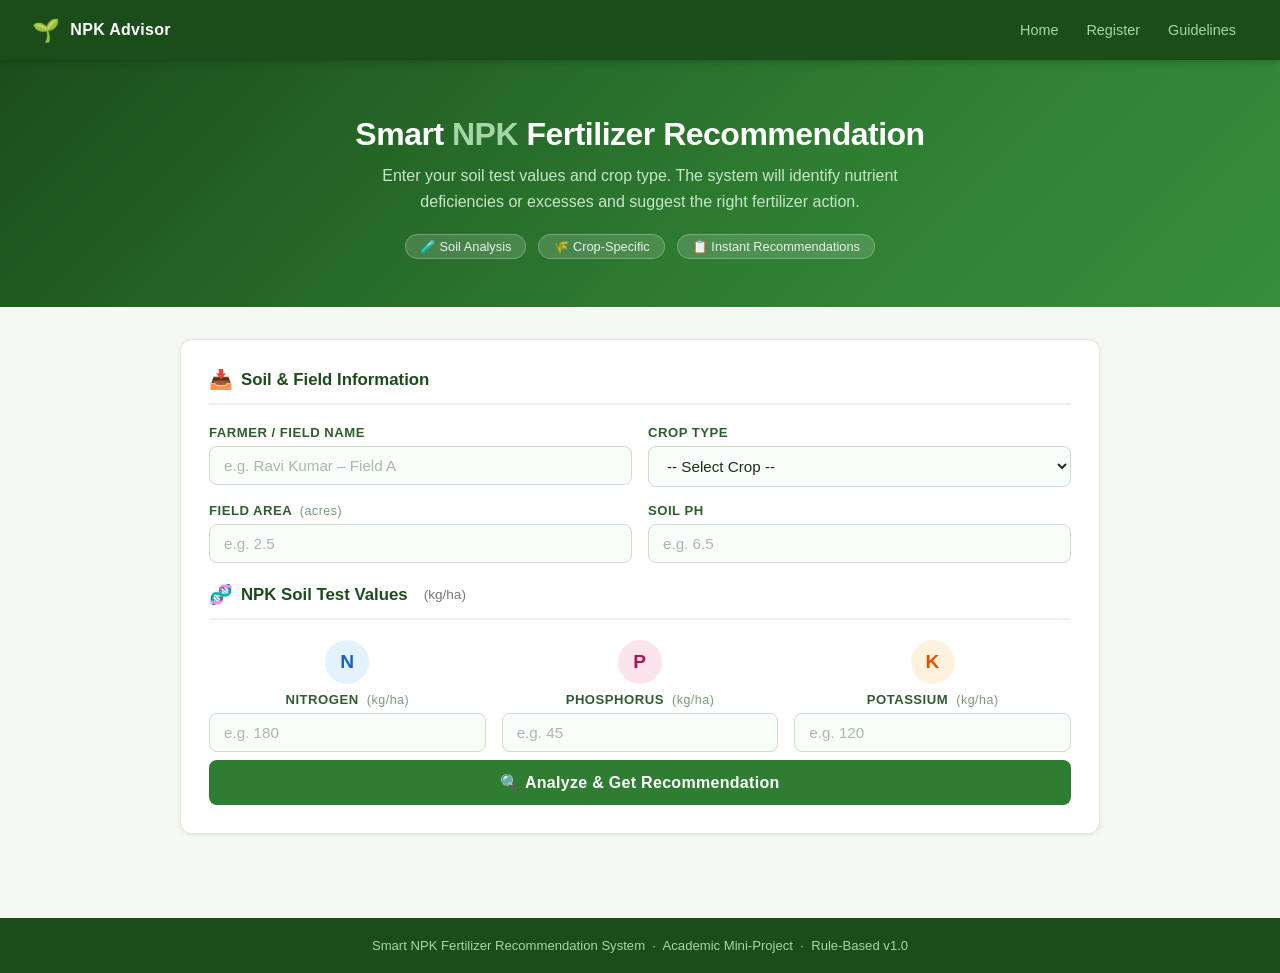
<file: index.html>
<!DOCTYPE html>
<html lang="en">
<head>
  <meta charset="UTF-8">
  <meta name="viewport" content="width=device-width, initial-scale=1.0">
  <title>Smart NPK Fertilizer Recommendation System</title>
  <link rel="stylesheet" href="style.css">
</head>
<body>

<nav>
  <div class="nav-brand">
    <span>🌱</span> NPK Advisor
  </div>
  <ul>
    <li><a href="#">Home</a></li>
    <li><a href="register.html">Register</a></li>
    <li><a href="guidelines.html">Guidelines</a></li>
  </ul>
</nav>

<div class="hero">
  <h1>Smart <em>NPK</em> Fertilizer Recommendation</h1>
  <p>Enter your soil test values and crop type. The system will identify nutrient deficiencies or excesses and suggest the right fertilizer action.</p>
  <div class="hero-badges">
    <span class="badge">🧪 Soil Analysis</span>
    <span class="badge">🌾 Crop-Specific</span>
    <span class="badge">📋 Instant Recommendations</span>
  </div>
</div>

<div class="main">

  <!-- INPUT FORM -->
  <div class="card">
    <div class="card-title"><span class="icon">📥</span> Soil & Field Information</div>

    <div class="form-grid" style="margin-bottom:20px;">
      <div class="form-group">
        <label>Farmer / Field Name</label>
        <input type="text" id="fieldName" placeholder="e.g. Ravi Kumar – Field A">
      </div>
      <div class="form-group">
        <label>Crop Type</label>
        <select id="cropType">
          <option value="">-- Select Crop --</option>
          <option value="rice">Rice</option>
          <option value="wheat">Wheat</option>
          <option value="maize">Maize</option>
          <option value="cotton">Cotton</option>
          <option value="sugarcane">Sugarcane</option>
          <option value="soybean">Soybean</option>
        </select>
      </div>
      <div class="form-group">
        <label>Field Area <span class="unit">(acres)</span></label>
        <input type="number" id="area" placeholder="e.g. 2.5" min="0.1" step="0.1">
      </div>
      <div class="form-group">
        <label>Soil pH</label>
        <input type="number" id="ph" placeholder="e.g. 6.5" min="0" max="14" step="0.1">
      </div>
    </div>

    <div class="card-title" style="margin-top:8px;">
      <span class="icon">🧬</span> NPK Soil Test Values
      <span style="font-weight:400;color:#777;font-size:0.85rem;margin-left:8px;">(kg/ha)</span>
    </div>
    <div class="npk-row">
      <div class="npk-block form-group npk-n">
        <label><span class="npk-letter">N</span><br>Nitrogen <span class="unit">(kg/ha)</span></label>
        <input type="number" id="nitrogen" placeholder="e.g. 180" min="0">
      </div>
      <div class="npk-block form-group npk-p">
        <label><span class="npk-letter">P</span><br>Phosphorus <span class="unit">(kg/ha)</span></label>
        <input type="number" id="phosphorus" placeholder="e.g. 45" min="0">
      </div>
      <div class="npk-block form-group npk-k">
        <label><span class="npk-letter">K</span><br>Potassium <span class="unit">(kg/ha)</span></label>
        <input type="number" id="potassium" placeholder="e.g. 120" min="0">
      </div>
    </div>

    <button class="btn-analyze" onclick="analyze()">🔍 Analyze & Get Recommendation</button>
  </div>

  <!-- RESULTS -->
  <div class="card" id="results">
    <div class="card-title"><span class="icon">📊</span> Analysis Results</div>

    <div id="statusBanner" class="status-banner"></div>

    <div class="npk-results" id="npkCards"></div>

    <div class="card-title" style="margin-top:8px;"><span class="icon">💊</span> Fertilizer Recommendations</div>
    <table class="rec-table">
      <thead>
        <tr>
          <th>Nutrient</th>
          <th>Status</th>
          <th>Action</th>
          <th>Suggested Fertilizer</th>
        </tr>
      </thead>
      <tbody id="recTableBody"></tbody>
    </table>

    <div id="generalNote"></div>
  </div>

</div>

<footer>
  Smart NPK Fertilizer Recommendation System &nbsp;·&nbsp; Academic Mini-Project &nbsp;·&nbsp; Rule-Based v1.0
</footer>

<script src="main.js"></script>
</body>
</html>
</file>
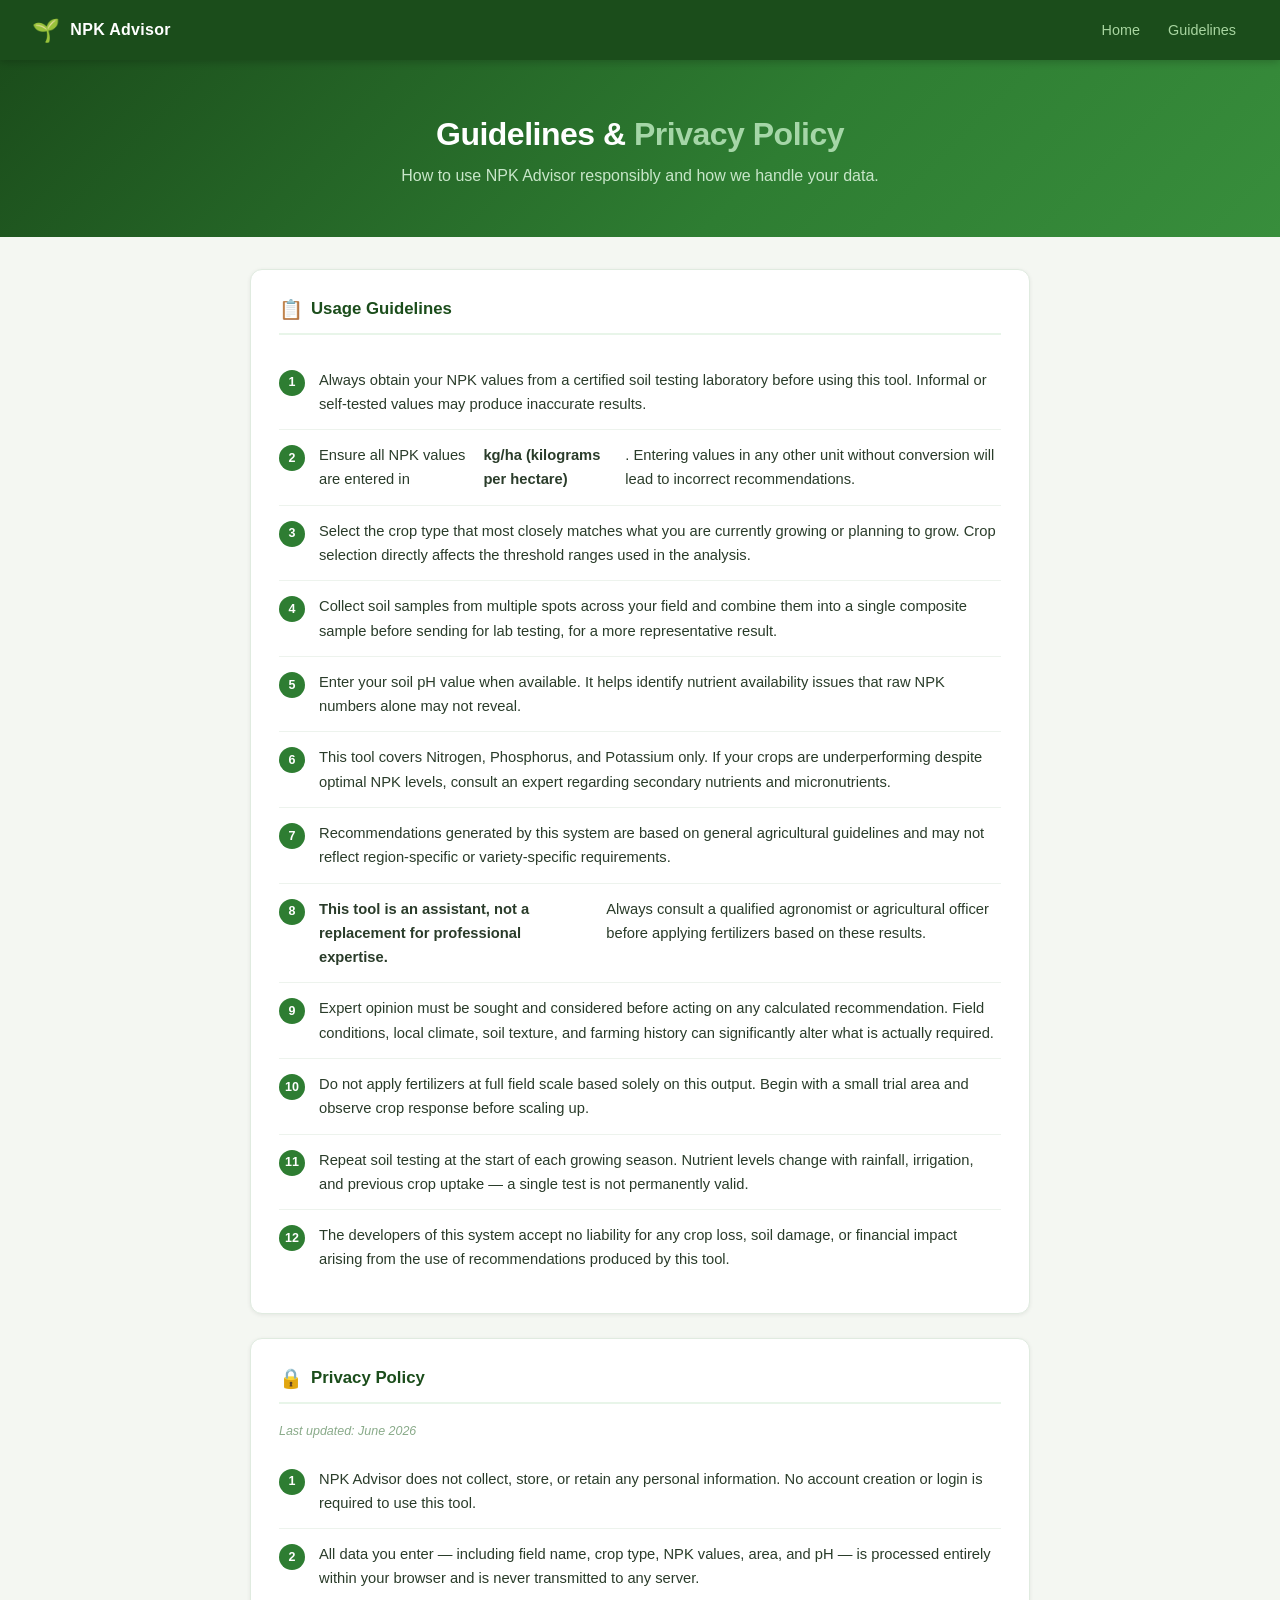
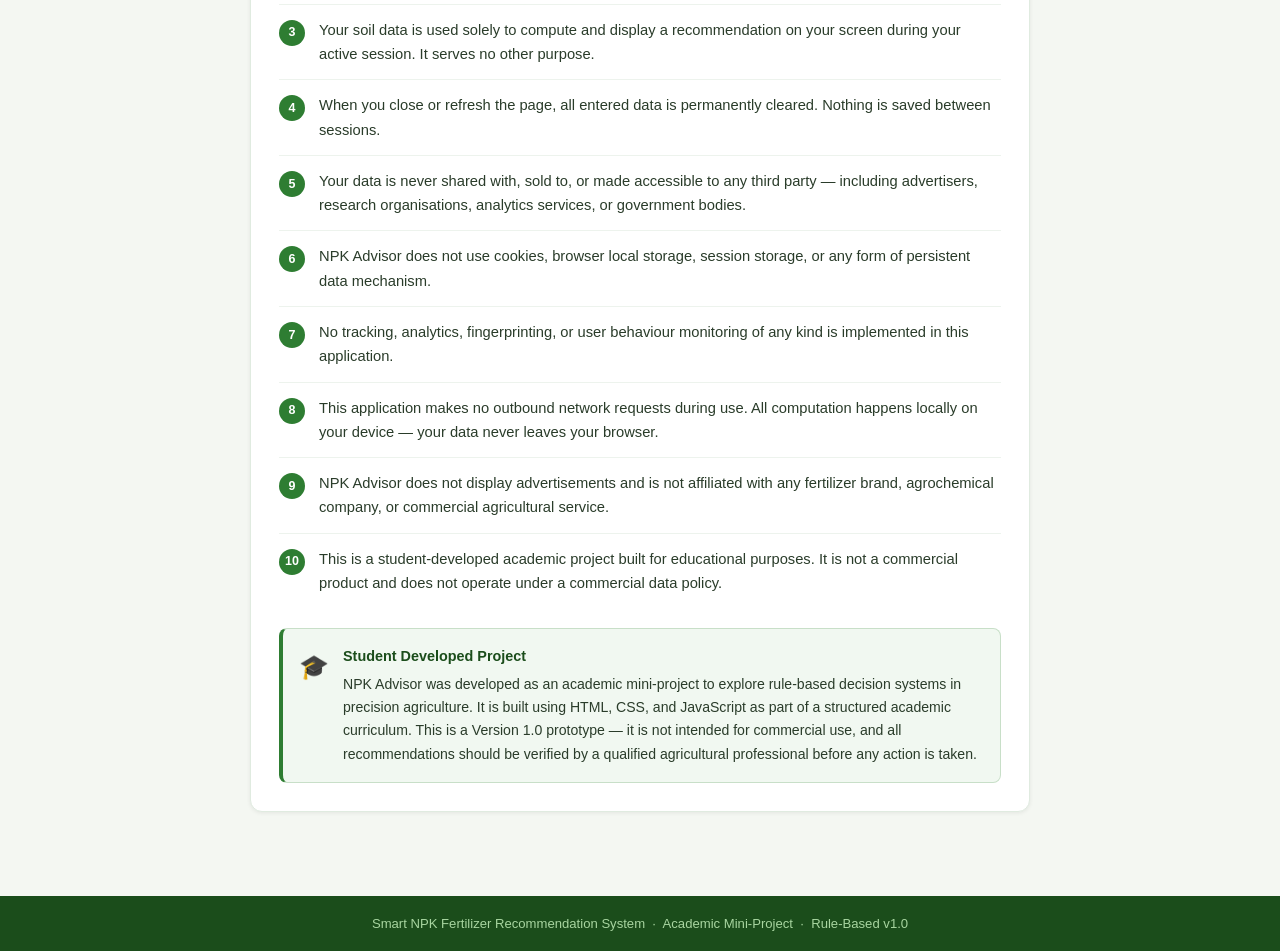
<file: guidelines.html>
<!DOCTYPE html>
<html lang="en">
<head>
  <meta charset="UTF-8">
  <meta name="viewport" content="width=device-width, initial-scale=1.0">
  <title>Guidelines & Privacy Policy – NPK Advisor</title>
  <link rel="stylesheet" href="style.css">
  <link rel="stylesheet" href="guidelines.css">
</head>
<body>

<nav>
  <div class="nav-brand">
    <span>🌱</span> NPK Advisor
  </div>
  <ul>
    <li><a href="index.html">Home</a></li>
    <li><a href="guidelines.html">Guidelines</a></li>
  </ul>
</nav>

<div class="hero">
  <h1>Guidelines &amp; <em>Privacy Policy</em></h1>
  <p>How to use NPK Advisor responsibly and how we handle your data.</p>
</div>

<div class="page-body">

  <!-- GUIDELINES -->
  <div class="card">
    <div class="card-title"><span class="icon">📋</span> Usage Guidelines</div>
    <ol class="guide-list">
      <li>Always obtain your NPK values from a certified soil testing laboratory before using this tool. Informal or self-tested values may produce inaccurate results.</li>
      <li>Ensure all NPK values are entered in <strong>kg/ha (kilograms per hectare)</strong>. Entering values in any other unit without conversion will lead to incorrect recommendations.</li>
      <li>Select the crop type that most closely matches what you are currently growing or planning to grow. Crop selection directly affects the threshold ranges used in the analysis.</li>
      <li>Collect soil samples from multiple spots across your field and combine them into a single composite sample before sending for lab testing, for a more representative result.</li>
      <li>Enter your soil pH value when available. It helps identify nutrient availability issues that raw NPK numbers alone may not reveal.</li>
      <li>This tool covers Nitrogen, Phosphorus, and Potassium only. If your crops are underperforming despite optimal NPK levels, consult an expert regarding secondary nutrients and micronutrients.</li>
      <li>Recommendations generated by this system are based on general agricultural guidelines and may not reflect region-specific or variety-specific requirements.</li>
      <li><strong>This tool is an assistant, not a replacement for professional expertise.</strong> Always consult a qualified agronomist or agricultural officer before applying fertilizers based on these results.</li>
      <li>Expert opinion must be sought and considered before acting on any calculated recommendation. Field conditions, local climate, soil texture, and farming history can significantly alter what is actually required.</li>
      <li>Do not apply fertilizers at full field scale based solely on this output. Begin with a small trial area and observe crop response before scaling up.</li>
      <li>Repeat soil testing at the start of each growing season. Nutrient levels change with rainfall, irrigation, and previous crop uptake — a single test is not permanently valid.</li>
      <li>The developers of this system accept no liability for any crop loss, soil damage, or financial impact arising from the use of recommendations produced by this tool.</li>
    </ol>
  </div>

  <!-- PRIVACY POLICY -->
  <div class="card">
    <div class="card-title"><span class="icon">🔒</span> Privacy Policy</div>
    <p class="updated">Last updated: June 2026</p>
    <ol class="guide-list">
      <li>NPK Advisor does not collect, store, or retain any personal information. No account creation or login is required to use this tool.</li>
      <li>All data you enter — including field name, crop type, NPK values, area, and pH — is processed entirely within your browser and is never transmitted to any server.</li>
      <li>Your soil data is used solely to compute and display a recommendation on your screen during your active session. It serves no other purpose.</li>
      <li>When you close or refresh the page, all entered data is permanently cleared. Nothing is saved between sessions.</li>
      <li>Your data is never shared with, sold to, or made accessible to any third party — including advertisers, research organisations, analytics services, or government bodies.</li>
      <li>NPK Advisor does not use cookies, browser local storage, session storage, or any form of persistent data mechanism.</li>
      <li>No tracking, analytics, fingerprinting, or user behaviour monitoring of any kind is implemented in this application.</li>
      <li>This application makes no outbound network requests during use. All computation happens locally on your device — your data never leaves your browser.</li>
      <li>NPK Advisor does not display advertisements and is not affiliated with any fertilizer brand, agrochemical company, or commercial agricultural service.</li>
      <li>This is a student-developed academic project built for educational purposes. It is not a commercial product and does not operate under a commercial data policy.</li>
    </ol>

    <div class="student-note">
      <span>🎓</span>
      <div>
        <strong>Student Developed Project</strong>
        NPK Advisor was developed as an academic mini-project to explore rule-based decision systems in precision agriculture. It is built using HTML, CSS, and JavaScript as part of a structured academic curriculum. This is a Version 1.0 prototype — it is not intended for commercial use, and all recommendations should be verified by a qualified agricultural professional before any action is taken.
      </div>
    </div>
  </div>

</div>

<footer>
  Smart NPK Fertilizer Recommendation System &nbsp;·&nbsp; Academic Mini-Project &nbsp;·&nbsp; Rule-Based v1.0
</footer>

</body>
</html>
</file>
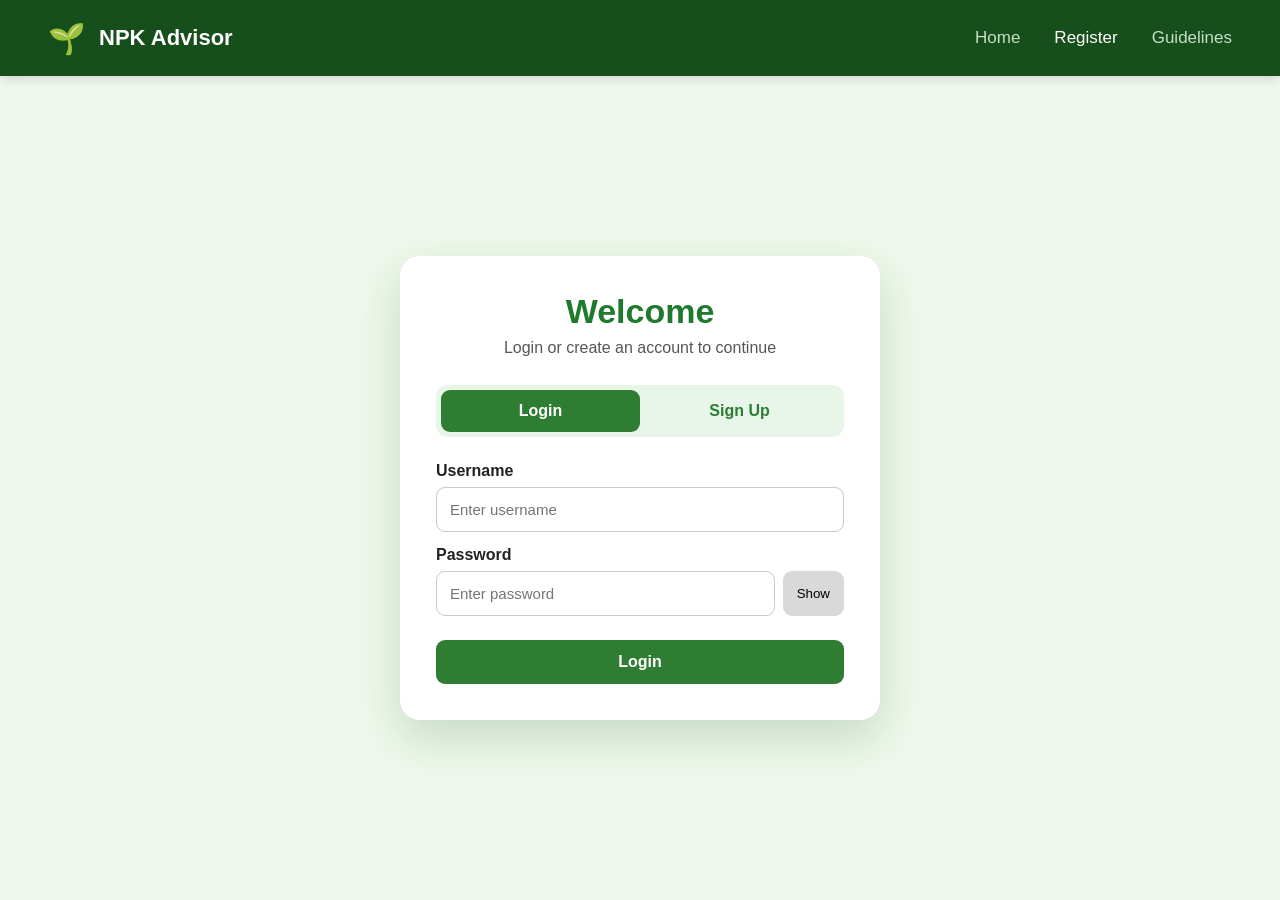
<file: register.html>
<!DOCTYPE html>
<html lang="en">
<head>
  <meta charset="UTF-8" />
  <meta name="viewport" content="width=device-width, initial-scale=1.0" />
  <title>Register | NPK Advisor</title>
  <link rel="stylesheet" href="register.css" />
</head>
<body>

  <header class="navbar">
    <div class="brand">
      <span class="logo">🌱</span>
      <span>NPK Advisor</span>
    </div>

    <nav>
      <a href="index.html">Home</a>
      <a href="register.html" class="active">Register</a>
      <a href="guidelines.html">Guidelines</a>
    </nav>
  </header>

  <main class="auth-page">
    <section class="auth-card">
      <h1>Welcome</h1>
      <p>Login or create an account to continue</p>

      <div class="tab-buttons">
        <button class="tab-btn active" onclick="showForm('login')">Login</button>
        <button class="tab-btn" onclick="showForm('signup')">Sign Up</button>
      </div>

      <form id="login-form" class="auth-form active-form">
        <label>Username</label>
        <input type="text" name="login-username" placeholder="Enter username" required />

        <label>Password</label>
        <div class="password-box">
          <input type="password" id="login-password" placeholder="Enter password" required />
          <button type="button" onclick="togglePassword('login-password', this)">Show</button>
        </div>

        <button class="submit-btn" type="submit">Login</button>
      </form>

      <form id="signup-form" class="auth-form">
        <label>Username</label>
        <input type="text" name="signup-username" placeholder="Choose username" required />

        <label>Email</label>
        <input type="email" name="signup-email" placeholder="Enter email" required />

        <label>Password</label>
        <div class="password-box">
          <input type="password" id="signup-password" placeholder="Create password" required />
          <button type="button" onclick="togglePassword('signup-password', this)">Show</button>
        </div>

        <label>Confirm Password</label>
        <div class="password-box">
          <input type="password" id="confirm-password" placeholder="Confirm password" required />
          <button type="button" onclick="togglePassword('confirm-password', this)">Show</button>
        </div>

        <button class="submit-btn" type="submit">Create Account</button>
      </form>
    </section>
  </main>

  <script src="register.js"></script>
</body>
</html>
</file>
<file: style.css>
* { box-sizing: border-box; margin: 0; padding: 0; }

body {
  font-family: 'Segoe UI', sans-serif;
  background: #f4f7f2;
  color: #1a2e1a;
  min-height: 100vh;
}

/* ── NAV ───────────────────────────────────────────── */
nav {
  background: #1b4d1b;
  padding: 0 32px;
  display: flex;
  align-items: center;
  justify-content: space-between;
  height: 60px;
  position: sticky;
  top: 0;
  z-index: 100;
  box-shadow: 0 2px 8px rgba(0,0,0,0.2);
}
.nav-brand {
  display: flex;
  align-items: center;
  gap: 10px;
  color: #fff;
  font-weight: 700;
  font-size: 1rem;
  letter-spacing: 0.3px;
}
.nav-brand span { font-size: 1.4rem; }
nav ul { list-style: none; display: flex; gap: 4px; }
nav ul li a {
  color: #a8d5a0;
  text-decoration: none;
  font-size: 0.9rem;
  padding: 6px 12px;
  border-radius: 6px;
  transition: background 0.2s, color 0.2s;
}
nav ul li a:hover { background: #2e6b2e; color: #fff; }

/* ── HERO ──────────────────────────────────────────── */
.hero {
  background: linear-gradient(135deg, #1b4d1b 0%, #2e7d32 60%, #388e3c 100%);
  color: #fff;
  padding: 56px 32px 48px;
  text-align: center;
}
.hero h1 {
  font-size: 2rem;
  font-weight: 800;
  letter-spacing: -0.5px;
  margin-bottom: 10px;
}
.hero h1 em { font-style: normal; color: #a5d6a7; }
.hero p {
  font-size: 1rem;
  color: #c8e6c9;
  max-width: 520px;
  margin: 0 auto;
  line-height: 1.6;
}
.hero-badges {
  display: flex;
  justify-content: center;
  gap: 12px;
  margin-top: 20px;
  flex-wrap: wrap;
}
.badge {
  background: rgba(255,255,255,0.15);
  border: 1px solid rgba(255,255,255,0.25);
  color: #e8f5e9;
  padding: 4px 14px;
  border-radius: 20px;
  font-size: 0.8rem;
  font-weight: 500;
}

/* ── LAYOUT ────────────────────────────────────────── */
.main {
  max-width: 960px;
  margin: 0 auto;
  padding: 32px 20px 60px;
}

/* ── CARDS ─────────────────────────────────────────── */
.card {
  background: #fff;
  border-radius: 12px;
  padding: 28px;
  margin-bottom: 24px;
  box-shadow: 0 1px 4px rgba(0,0,0,0.07);
  border: 1px solid #e0ebe0;
}
.card-title {
  font-size: 1.05rem;
  font-weight: 700;
  color: #1b4d1b;
  margin-bottom: 20px;
  display: flex;
  align-items: center;
  gap: 8px;
  padding-bottom: 12px;
  border-bottom: 2px solid #e8f5e9;
}
.card-title .icon { font-size: 1.2rem; }

/* ── FORM ──────────────────────────────────────────── */
.form-grid {
  display: grid;
  grid-template-columns: 1fr 1fr;
  gap: 16px;
}
.form-group { display: flex; flex-direction: column; gap: 6px; }
.form-group.full { grid-column: 1 / -1; }

label {
  font-size: 0.82rem;
  font-weight: 600;
  color: #2e5d2e;
  text-transform: uppercase;
  letter-spacing: 0.5px;
}
label .unit {
  font-weight: 400;
  color: #7a9b7a;
  text-transform: none;
  font-size: 0.78rem;
  margin-left: 4px;
}

input, select {
  padding: 10px 14px;
  border: 1.5px solid #c8dfc8;
  border-radius: 8px;
  font-size: 0.95rem;
  font-family: inherit;
  color: #1a2e1a;
  background: #f9fdf9;
  transition: border-color 0.2s, box-shadow 0.2s;
  outline: none;
}
input:focus, select:focus {
  border-color: #2e7d32;
  box-shadow: 0 0 0 3px rgba(46,125,50,0.12);
  background: #fff;
}
input::placeholder { color: #aab8aa; }

/* ── NPK INPUT BLOCKS ──────────────────────────────── */
.npk-row { display: grid; grid-template-columns: 1fr 1fr 1fr; gap: 16px; }
.npk-block { text-align: center; }
.npk-letter {
  display: inline-block;
  width: 44px;
  height: 44px;
  border-radius: 50%;
  font-size: 1.2rem;
  font-weight: 800;
  line-height: 44px;
  margin-bottom: 8px;
}
.npk-n .npk-letter { background: #e3f2fd; color: #1565c0; }
.npk-p .npk-letter { background: #fce4ec; color: #ad1457; }
.npk-k .npk-letter { background: #fff3e0; color: #e65100; }

/* ── BUTTON ────────────────────────────────────────── */
.btn-analyze {
  width: 100%;
  padding: 13px;
  background: #2e7d32;
  color: #fff;
  border: none;
  border-radius: 8px;
  font-size: 1rem;
  font-weight: 700;
  cursor: pointer;
  transition: background 0.2s, transform 0.1s;
  letter-spacing: 0.3px;
  margin-top: 8px;
}
.btn-analyze:hover { background: #1b5e20; }
.btn-analyze:active { transform: scale(0.99); }

/* ── RESULTS ───────────────────────────────────────── */
#results { display: none; }

.status-banner {
  border-radius: 8px;
  padding: 14px 18px;
  margin-bottom: 20px;
  font-weight: 600;
  font-size: 0.95rem;
  display: flex;
  align-items: center;
  gap: 10px;
}
.status-ok  { background: #e8f5e9; color: #1b5e20; border: 1px solid #a5d6a7; }
.status-warn { background: #fff8e1; color: #6d4c00; border: 1px solid #ffe082; }
.status-bad { background: #fce4ec; color: #880e4f; border: 1px solid #f48fb1; }

.npk-results {
  display: grid;
  grid-template-columns: 1fr 1fr 1fr;
  gap: 14px;
  margin-bottom: 20px;
}
.npk-result-card {
  border-radius: 10px;
  padding: 16px;
  text-align: center;
  border: 1.5px solid transparent;
}
.npk-result-card .label {
  font-size: 0.78rem;
  font-weight: 600;
  color: #555;
  margin-bottom: 4px;
  text-transform: uppercase;
  letter-spacing: 0.5px;
}
.npk-result-card .value { font-size: 1.6rem; font-weight: 800; margin-bottom: 4px; }
.npk-result-card .range { font-size: 0.75rem; color: #777; margin-bottom: 10px; }
.npk-result-card .status-pill {
  display: inline-block;
  padding: 3px 12px;
  border-radius: 12px;
  font-size: 0.76rem;
  font-weight: 700;
}

.status-low     { background: #e3f2fd; border-color: #90caf9; color: #1565c0; }
.status-low .value { color: #1565c0; }
.status-low .status-pill { background: #1565c0; color: #fff; }

.status-optimal { background: #e8f5e9; border-color: #a5d6a7; color: #1b5e20; }
.status-optimal .value { color: #2e7d32; }
.status-optimal .status-pill { background: #2e7d32; color: #fff; }

.status-high    { background: #fff3e0; border-color: #ffcc80; color: #e65100; }
.status-high .value { color: #e65100; }
.status-high .status-pill { background: #e65100; color: #fff; }

/* ── PROGRESS BAR ──────────────────────────────────── */
.bar-container { margin-top: 8px; }
.bar-bg {
  height: 6px;
  background: #e0e0e0;
  border-radius: 3px;
  overflow: hidden;
}
.bar-fill {
  height: 100%;
  border-radius: 3px;
  transition: width 0.8s cubic-bezier(.4,0,.2,1);
}

/* ── RECOMMENDATIONS TABLE ─────────────────────────── */
.rec-table { width: 100%; border-collapse: collapse; font-size: 0.9rem; }
.rec-table th {
  background: #f1f8f1;
  color: #2e5d2e;
  padding: 10px 14px;
  text-align: left;
  font-size: 0.78rem;
  text-transform: uppercase;
  letter-spacing: 0.5px;
  border-bottom: 2px solid #c8dfc8;
}
.rec-table td {
  padding: 11px 14px;
  border-bottom: 1px solid #edf3ed;
  vertical-align: top;
}
.rec-table tr:last-child td { border-bottom: none; }
.rec-table tr:hover td { background: #f7fdf7; }

/* ── GENERAL NOTE ──────────────────────────────────── */
#generalNote {
  margin-top: 16px;
  padding: 12px 16px;
  background: #f1f8f1;
  border-radius: 8px;
  font-size: 0.85rem;
  color: #2e5d2e;
  border-left: 3px solid #2e7d32;
}

/* ── FOOTER ────────────────────────────────────────── */
footer {
  background: #1b4d1b;
  color: #a8d5a0;
  text-align: center;
  padding: 20px;
  font-size: 0.82rem;
}

/* ── RESPONSIVE ────────────────────────────────────── */
@media (max-width: 600px) {
  .form-grid    { grid-template-columns: 1fr; }
  .npk-row      { grid-template-columns: 1fr; }
  .npk-results  { grid-template-columns: 1fr; }
  .hero h1      { font-size: 1.4rem; }
}
</file>
<file: guidelines.css>
/* guidelines.css — page-specific styles only */

.page-body {
  max-width: 820px;
  margin: 0 auto;
  padding: 32px 20px 60px;
}

/* Numbered list */
.guide-list {
  padding-left: 0;
  list-style: none;
  counter-reset: guide-counter;
  margin: 0;
}

.guide-list li {
  counter-increment: guide-counter;
  display: flex;
  gap: 14px;
  align-items: flex-start;
  padding: 13px 0;
  border-bottom: 1px solid #edf3ed;
  font-size: 0.92rem;
  color: #2a3c2a;
  line-height: 1.65;
}

.guide-list li:last-child {
  border-bottom: none;
}

.guide-list li::before {
  content: counter(guide-counter);
  background: #2e7d32;
  color: #fff;
  font-weight: 800;
  font-size: 0.78rem;
  min-width: 26px;
  height: 26px;
  border-radius: 50%;
  display: flex;
  align-items: center;
  justify-content: center;
  flex-shrink: 0;
  margin-top: 2px;
}

/* Last updated text */
.updated {
  font-size: 0.78rem;
  color: #8aab8a;
  font-style: italic;
  margin-bottom: 16px;
}

/* Student note at bottom */
.student-note {
  display: flex;
  gap: 14px;
  align-items: flex-start;
  background: #f1f8f1;
  border: 1px solid #c8dfc8;
  border-left: 4px solid #2e7d32;
  border-radius: 8px;
  padding: 16px;
  margin-top: 20px;
  font-size: 0.88rem;
  color: #2a3c2a;
  line-height: 1.65;
}

.student-note span {
  font-size: 1.5rem;
  flex-shrink: 0;
  margin-top: 2px;
}

.student-note strong {
  display: block;
  color: #1b4d1b;
  font-size: 0.9rem;
  margin-bottom: 4px;
}
</file>
<file: register.css>
* {
  margin: 0;
  padding: 0;
  box-sizing: border-box;
  font-family: Arial, sans-serif;
}

body {
  min-height: 100vh;
  background: #eef8ec;
  color: #222;
}

.navbar {
  height: 76px;
  background: #174f1c;
  display: flex;
  align-items: center;
  justify-content: space-between;
  padding: 0 48px;
  box-shadow: 0 2px 10px rgba(0, 0, 0, 0.15);
}

.brand {
  display: flex;
  align-items: center;
  gap: 14px;
  color: white;
  font-size: 22px;
  font-weight: bold;
}

.logo {
  font-size: 30px;
}

nav {
  display: flex;
  gap: 34px;
}

nav a {
  color: #c7dfc5;
  text-decoration: none;
  font-size: 17px;
}

nav a:hover,
nav a.active {
  color: white;
}

.auth-page {
  min-height: calc(100vh - 76px);
  display: flex;
  align-items: center;
  justify-content: center;
  padding: 45px 20px;
}

.auth-card {
  width: 100%;
  max-width: 480px;
  background: white;
  padding: 36px;
  border-radius: 20px;
  box-shadow: 0 18px 45px rgba(28, 91, 31, 0.18);
}

.auth-card h1 {
  text-align: center;
  color: #1f7a2e;
  font-size: 34px;
  margin-bottom: 8px;
}

.auth-card p {
  text-align: center;
  color: #555;
  margin-bottom: 28px;
}

.tab-buttons {
  display: flex;
  background: #e8f5e9;
  border-radius: 12px;
  padding: 5px;
  margin-bottom: 25px;
}

.tab-btn {
  flex: 1;
  padding: 12px;
  border: none;
  background: transparent;
  border-radius: 9px;
  font-size: 16px;
  font-weight: bold;
  color: #2e7d32;
  cursor: pointer;
}

.tab-btn.active {
  background: #2e7d32;
  color: white;
}

.auth-form {
  display: none;
}

.active-form {
  display: block;
}

label {
  display: block;
  margin: 14px 0 7px;
  font-weight: bold;
}

input {
  width: 100%;
  padding: 13px;
  border: 1px solid #c9c9c9;
  border-radius: 9px;
  font-size: 15px;
}

input:focus {
  outline: none;
  border-color: #2e7d32;
  box-shadow: 0 0 0 3px rgba(46, 125, 50, 0.12);
}

.password-box {
  display: flex;
  gap: 8px;
}

.password-box button {
  padding: 0 14px;
  border: none;
  border-radius: 9px;
  background: #d9d9d9;
  cursor: pointer;
}

.password-box button:hover {
  background: #c7c7c7;
}

.submit-btn {
  width: 100%;
  margin-top: 24px;
  padding: 13px;
  border: none;
  border-radius: 9px;
  background: #2e7d32;
  color: white;
  font-size: 16px;
  font-weight: bold;
  cursor: pointer;
}

.submit-btn:hover {
  background: #1b5e20;
}

@media (max-width: 600px) {
  .navbar {
    padding: 0 22px;
  }

  nav {
    gap: 16px;
  }

  nav a {
    font-size: 15px;
  }

  .auth-card {
    padding: 28px 22px;
  }
}
</file>
